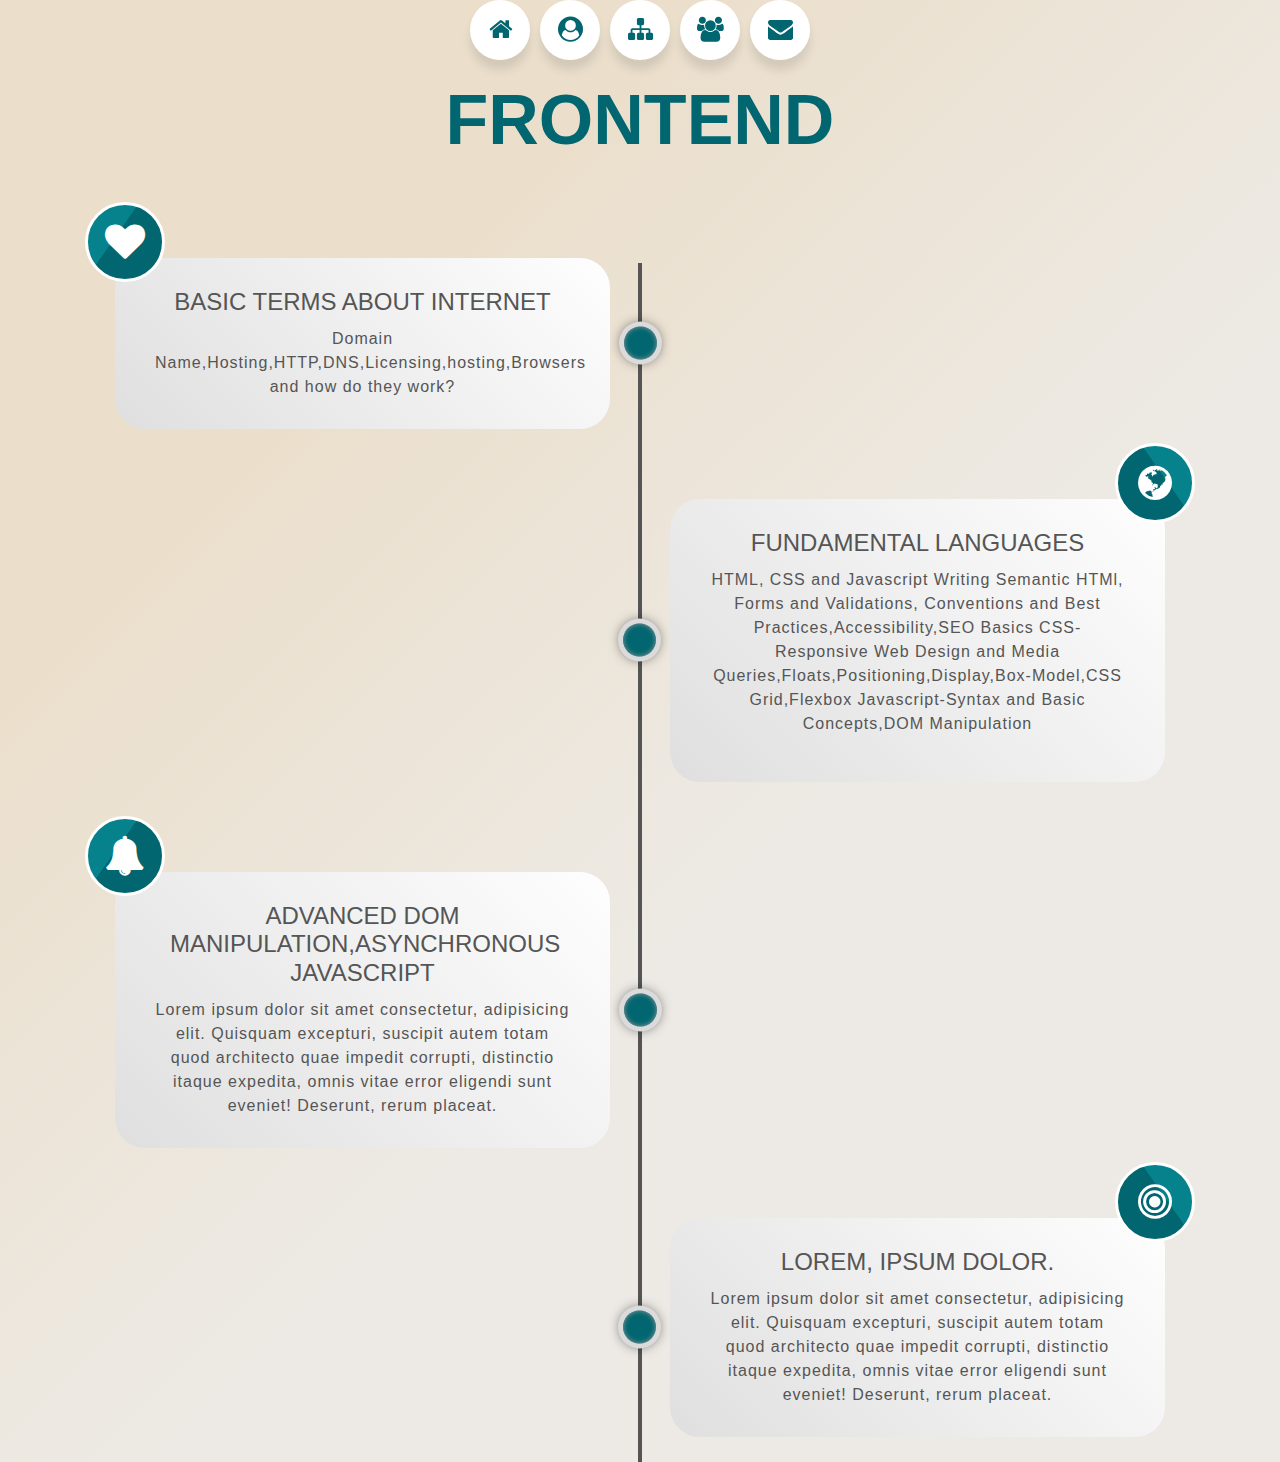
<file: Roadmap/index.html>
<!DOCTYPE html>
<html lang="en">
  <head>
    <meta charset="UTF-8" />
    <meta http-equiv="X-UA-Compatible" content="IE=edge" />
    <meta name="viewport" content="width=device-width, initial-scale=1.0" />
    <title>timeline</title>
    <link rel="stylesheet" href="index.css" />
    <link
      rel="stylesheet"
      href="https://stackpath.bootstrapcdn.com/bootstrap/4.5.0/css/bootstrap.min.css"
      integrity="sha384-9aIt2nRpC12Uk9gS9baDl411NQApFmC26EwAOH8WgZl5MYYxFfc+NcPb1dKGj7Sk"
      crossorigin="anonymous"
    />
    <link
      rel="stylesheet"
      href="https://cdnjs.cloudflare.com/ajax/libs/font-awesome/4.7.0/css/font-awesome.min.css"
    />
    <!-- <link rel="stylesheet" href="style.css" /> -->
    <link
      rel="stylesheet"
      href="https://cdnjs.cloudflare.com/ajax/libs/font-awesome/4.7.0/css/font-awesome.min.css"
    />
    <link
      rel="stylesheet"
      href="https://cdn.jsdelivr.net/npm/bootstrap@4.6.0/dist/css/bootstrap.min.css"
    />
  </head>
  <body>
    <!-- NAVBAR -->
    <div class="wrapper">
      <div class="button">
        <div class="icon"><i class="fa fa-home" aria-hidden="true"></i></div>
        <span>Home</span>
        <!-- <link href="index.html" -->
      </div>
      <div class="button">
        <div class="icon">
          <i class="fa fa-user-circle" aria-hidden="true"></i>
        </div>
        <span>Profile</span>
      </div>
      <div class="button">
        <div class="icon">
          <i class="fa fa-sitemap" aria-hidden="true"></i>
        </div>
        <span>Roadmap</span>
      </div>

      <div class="button">
        <div class="icon"><i class="fa fa-users" aria-hidden="true"></i></div>
        <span>Community</span>
      </div>
      <div class="button">
        <div class="icon">
          <i class="fa fa-envelope" aria-hidden="true"></i>
        </div>
        <span>Contact</span>
      </div>
    </div>
    <br /><br />
    <div class="heading">FRONTEND</div>
    <div class="container">
      <div class="row">
        <div class="col-md-12">
          <div class="main-timeline">
            <div class="timeline">
              <div class="timeline-content">
                <div class="timeline-icon">
                  <i class="fa fa-heart" aria-hidden="true"></i>
                </div>
                <h3 class="title">Basic Terms about Internet</h3>
                <p class="description">
                  Domain Name,Hosting,HTTP,DNS,Licensing,hosting,Browsers and
                  how do they work?
                </p>
              </div>
            </div>

            <div class="timeline">
              <div class="timeline-content">
                <div class="timeline-icon">
                  <i class="fa fa-globe" aria-hidden="true"></i>
                </div>
                <h3 class="title">Fundamental Languages</h3>
                <p class="description">
                HTML, CSS and Javascript
                Writing Semantic HTMl, Forms and Validations, Conventions and Best Practices,Accessibility,SEO Basics
                CSS- Responsive Web Design and Media Queries,Floats,Positioning,Display,Box-Model,CSS Grid,Flexbox
                Javascript-Syntax and Basic Concepts,DOM Manipulation
                </p>
                </p>
              </div>
            </div>

            <div class="timeline">
              <div class="timeline-content">
                <div class="timeline-icon">
                  <i class="fa fa-bell" aria-hidden="true"></i>
                </div>
                <h3 class="title">Advanced DOM Manipulation,Asynchronous Javascript</h3>
                <p class="description">
                  Lorem ipsum dolor sit amet consectetur, adipisicing elit.
                  Quisquam excepturi, suscipit autem totam quod architecto quae
                  impedit corrupti, distinctio itaque expedita, omnis vitae
                  error eligendi sunt eveniet! Deserunt, rerum placeat.
                </p>
              </div>
            </div>

            <div class="timeline">
              <div class="timeline-content">
                <div class="timeline-icon">
                  <i class="fa fa-bullseye" aria-hidden="true"></i>
                </div>
                <h3 class="title">LOREM, IPSUM DOLOR.</h3>
                <p class="description">
                  Lorem ipsum dolor sit amet consectetur, adipisicing elit.
                  Quisquam excepturi, suscipit autem totam quod architecto quae
                  impedit corrupti, distinctio itaque expedita, omnis vitae
                  error eligendi sunt eveniet! Deserunt, rerum placeat.
                </p>
              </div>
            </div>
          </div>
        </div>
      </div>
    </div>
  </body>
</html>
</file>
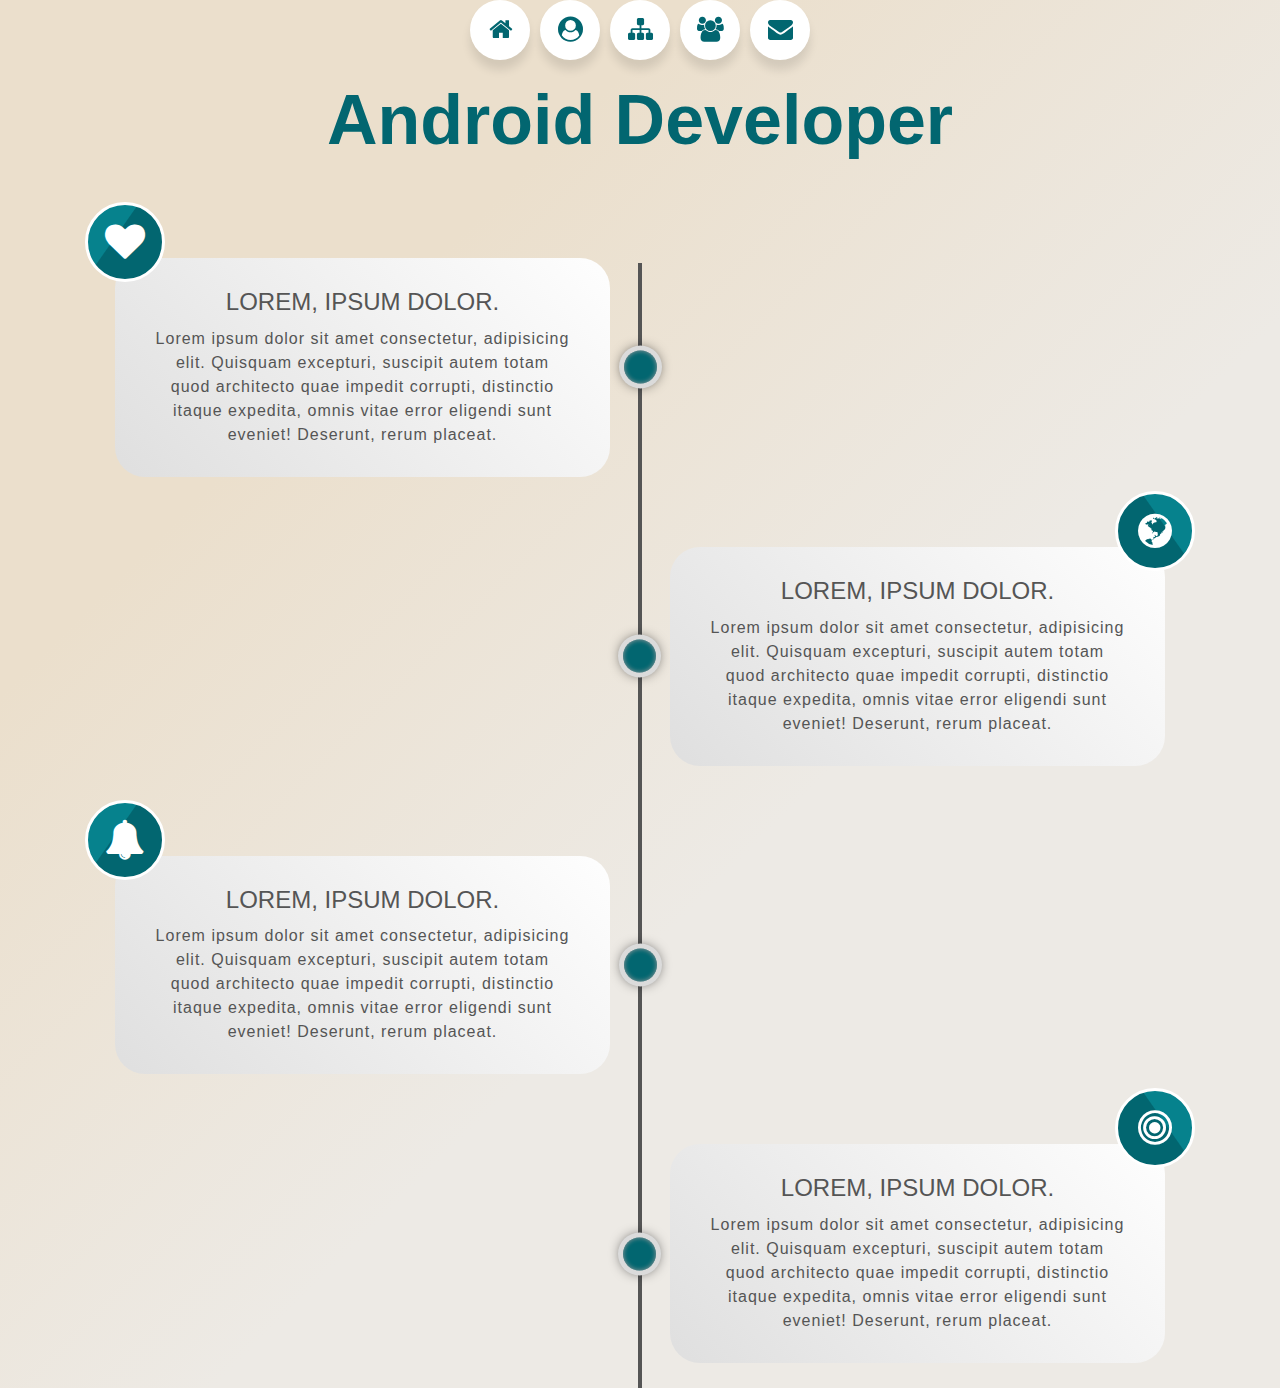
<file: Roadmap/android.html>
<!DOCTYPE html>
<html lang="en">
  <head>
    <meta charset="UTF-8" />
    <meta http-equiv="X-UA-Compatible" content="IE=edge" />
    <meta name="viewport" content="width=device-width, initial-scale=1.0" />
    <title>timeline</title>
    <link rel="stylesheet" href="index.css" />
    <link
      rel="stylesheet"
      href="https://stackpath.bootstrapcdn.com/bootstrap/4.5.0/css/bootstrap.min.css"
      integrity="sha384-9aIt2nRpC12Uk9gS9baDl411NQApFmC26EwAOH8WgZl5MYYxFfc+NcPb1dKGj7Sk"
      crossorigin="anonymous"
    />
    <link
      rel="stylesheet"
      href="https://cdnjs.cloudflare.com/ajax/libs/font-awesome/4.7.0/css/font-awesome.min.css"
    />
    <!-- <link rel="stylesheet" href="style.css" /> -->
    <link
      rel="stylesheet"
      href="https://cdnjs.cloudflare.com/ajax/libs/font-awesome/4.7.0/css/font-awesome.min.css"
    />
    <link
      rel="stylesheet"
      href="https://cdn.jsdelivr.net/npm/bootstrap@4.6.0/dist/css/bootstrap.min.css"
    />
  </head>
  <body>
    <!-- NAVBAR -->
    <div class="wrapper">
      <div class="button">
        <div class="icon"><i class="fa fa-home" aria-hidden="true"></i></div>
        <span>Home</span>
        <!-- <link href="index.html" -->
      </div>
      <div class="button">
        <div class="icon">
          <i class="fa fa-user-circle" aria-hidden="true"></i>
        </div>
        <span>Profile</span>
      </div>
      <div class="button">
        <div class="icon">
          <i class="fa fa-sitemap" aria-hidden="true"></i>
        </div>
        <span>Roadmap</span>
      </div>

      <div class="button">
        <div class="icon"><i class="fa fa-users" aria-hidden="true"></i></div>
        <span>Community</span>
      </div>
      <div class="button">
        <div class="icon">
          <i class="fa fa-envelope" aria-hidden="true"></i>
        </div>
        <span>Contact</span>
      </div>
    </div>
    <br /><br />
    <div class="heading">Android Developer</div>
    <div class="container">
      <div class="row">
        <div class="col-md-12">
          <div class="main-timeline">
            <div class="timeline">
              <div class="timeline-content">
                <div class="timeline-icon">
                  <i class="fa fa-heart" aria-hidden="true"></i>
                </div>
                <h3 class="title">LOREM, IPSUM DOLOR.</h3>
                <p class="description">
                  Lorem ipsum dolor sit amet consectetur, adipisicing elit.
                  Quisquam excepturi, suscipit autem totam quod architecto quae
                  impedit corrupti, distinctio itaque expedita, omnis vitae
                  error eligendi sunt eveniet! Deserunt, rerum placeat.
                </p>
              </div>
            </div>

            <div class="timeline">
              <div class="timeline-content">
                <div class="timeline-icon">
                  <i class="fa fa-globe" aria-hidden="true"></i>
                </div>
                <h3 class="title">LOREM, IPSUM DOLOR.</h3>
                <p class="description">
                  Lorem ipsum dolor sit amet consectetur, adipisicing elit.
                  Quisquam excepturi, suscipit autem totam quod architecto quae
                  impedit corrupti, distinctio itaque expedita, omnis vitae
                  error eligendi sunt eveniet! Deserunt, rerum placeat.
                </p>
              </div>
            </div>

            <div class="timeline">
              <div class="timeline-content">
                <div class="timeline-icon">
                  <i class="fa fa-bell" aria-hidden="true"></i>
                </div>
                <h3 class="title">LOREM, IPSUM DOLOR.</h3>
                <p class="description">
                  Lorem ipsum dolor sit amet consectetur, adipisicing elit.
                  Quisquam excepturi, suscipit autem totam quod architecto quae
                  impedit corrupti, distinctio itaque expedita, omnis vitae
                  error eligendi sunt eveniet! Deserunt, rerum placeat.
                </p>
              </div>
            </div>

            <div class="timeline">
              <div class="timeline-content">
                <div class="timeline-icon">
                  <i class="fa fa-bullseye" aria-hidden="true"></i>
                </div>
                <h3 class="title">LOREM, IPSUM DOLOR.</h3>
                <p class="description">
                  Lorem ipsum dolor sit amet consectetur, adipisicing elit.
                  Quisquam excepturi, suscipit autem totam quod architecto quae
                  impedit corrupti, distinctio itaque expedita, omnis vitae
                  error eligendi sunt eveniet! Deserunt, rerum placeat.
                </p>
              </div>
            </div>
          </div>
        </div>
      </div>
    </div>
  </body>
</html>
</file>
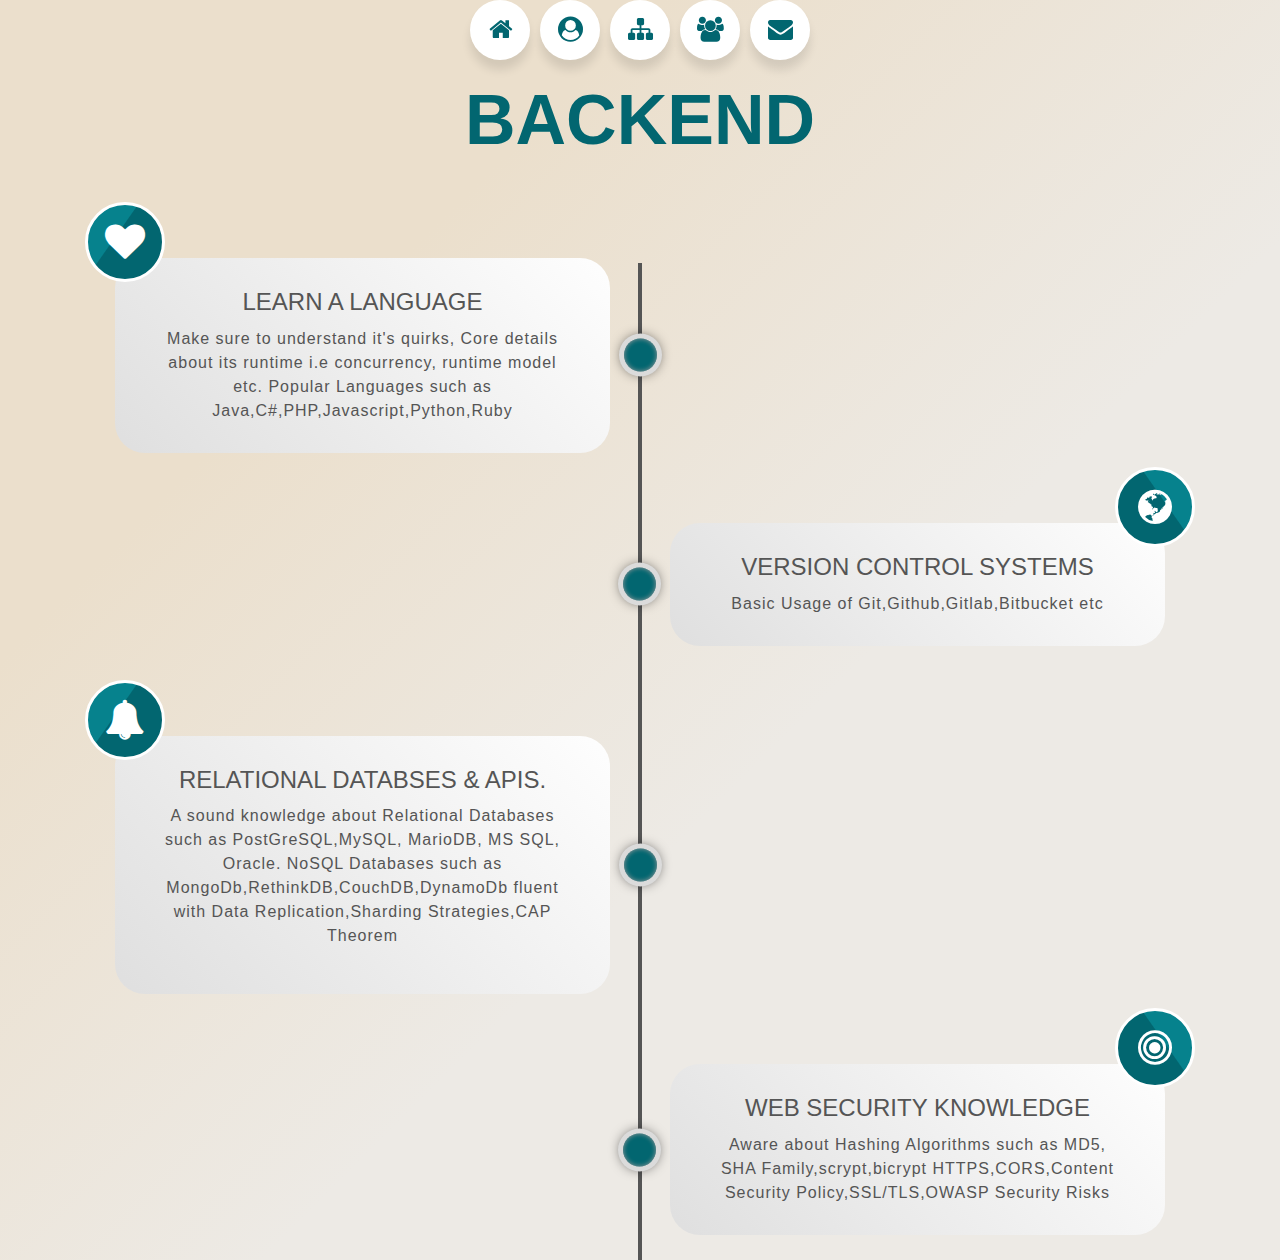
<file: Roadmap/backend.html>
<!DOCTYPE html>
<html lang="en">
  <head>
    <meta charset="UTF-8" />
    <meta http-equiv="X-UA-Compatible" content="IE=edge" />
    <meta name="viewport" content="width=device-width, initial-scale=1.0" />
    <title>timeline</title>
    <link rel="stylesheet" href="index.css" />
    <link
      rel="stylesheet"
      href="https://stackpath.bootstrapcdn.com/bootstrap/4.5.0/css/bootstrap.min.css"
      integrity="sha384-9aIt2nRpC12Uk9gS9baDl411NQApFmC26EwAOH8WgZl5MYYxFfc+NcPb1dKGj7Sk"
      crossorigin="anonymous"
    />
    <link
      rel="stylesheet"
      href="https://cdnjs.cloudflare.com/ajax/libs/font-awesome/4.7.0/css/font-awesome.min.css"
    />
    <!-- <link rel="stylesheet" href="style.css" /> -->
    <link
      rel="stylesheet"
      href="https://cdnjs.cloudflare.com/ajax/libs/font-awesome/4.7.0/css/font-awesome.min.css"
    />
    <link
      rel="stylesheet"
      href="https://cdn.jsdelivr.net/npm/bootstrap@4.6.0/dist/css/bootstrap.min.css"
    />
  </head>
  <body>
    <!-- NAVBAR -->
    <div class="wrapper">
      <div class="button">
        <div class="icon"><i class="fa fa-home" aria-hidden="true"></i></div>
        <span>Home</span>
        <!-- <link href="index.html" -->
      </div>
      <div class="button">
        <div class="icon">
          <i class="fa fa-user-circle" aria-hidden="true"></i>
        </div>
        <span>Profile</span>
      </div>
      <div class="button">
        <div class="icon">
          <i class="fa fa-sitemap" aria-hidden="true"></i>
        </div>
        <span>Roadmap</span>
      </div>

      <div class="button">
        <div class="icon"><i class="fa fa-users" aria-hidden="true"></i></div>
        <span>Community</span>
      </div>
      <div class="button">
        <div class="icon">
          <i class="fa fa-envelope" aria-hidden="true"></i>
        </div>
        <span>Contact</span>
      </div>
    </div>
    <br /><br />
    <div class="heading">BACKEND</div>
    <div class="container">
      <div class="row">
        <div class="col-md-12">
          <div class="main-timeline">
            <div class="timeline">
              <div class="timeline-content">
                <div class="timeline-icon">
                  <i class="fa fa-heart" aria-hidden="true"></i>
                </div>
                <h3 class="title">Learn a Language</h3>
                <p class="description">
                  Make sure to understand it's quirks, Core details about its
                  runtime i.e concurrency, runtime model etc. Popular Languages
                  such as Java,C#,PHP,Javascript,Python,Ruby
                </p>
              </div>
            </div>

            <div class="timeline">
              <div class="timeline-content">
                <div class="timeline-icon">
                  <i class="fa fa-globe" aria-hidden="true"></i>
                </div>
                <h3 class="title">Version Control Systems</h3>
                <p class="description">
                  Basic Usage of Git,Github,Gitlab,Bitbucket etc
                </p>
              </div>
            </div>

            <div class="timeline">
              <div class="timeline-content">
                <div class="timeline-icon">
                  <i class="fa fa-bell" aria-hidden="true"></i>
                </div>
                <h3 class="title">Relational Databses & APIs.</h3>
                <p class="description">
                  A sound knowledge about Relational Databases such as
                  PostGreSQL,MySQL, MarioDB, MS SQL, Oracle.
                  NoSQL Databases such as MongoDb,RethinkDB,CouchDB,DynamoDb
                  fluent with Data Replication,Sharding Strategies,CAP Theorem
                </p>
                </p>
              </div>
            </div>

            <div class="timeline">
              <div class="timeline-content">
                <div class="timeline-icon">
                  <i class="fa fa-bullseye" aria-hidden="true"></i>
                </div>
                <h3 class="title">Web Security Knowledge</h3>
                <p class="description">
                Aware about Hashing Algorithms such as MD5, SHA Family,scrypt,bicrypt
                HTTPS,CORS,Content Security Policy,SSL/TLS,OWASP Security Risks
                </p>
              </div>
            </div>
          </div>
        </div>
      </div>
    </div>
  </body>
</html>
</file>
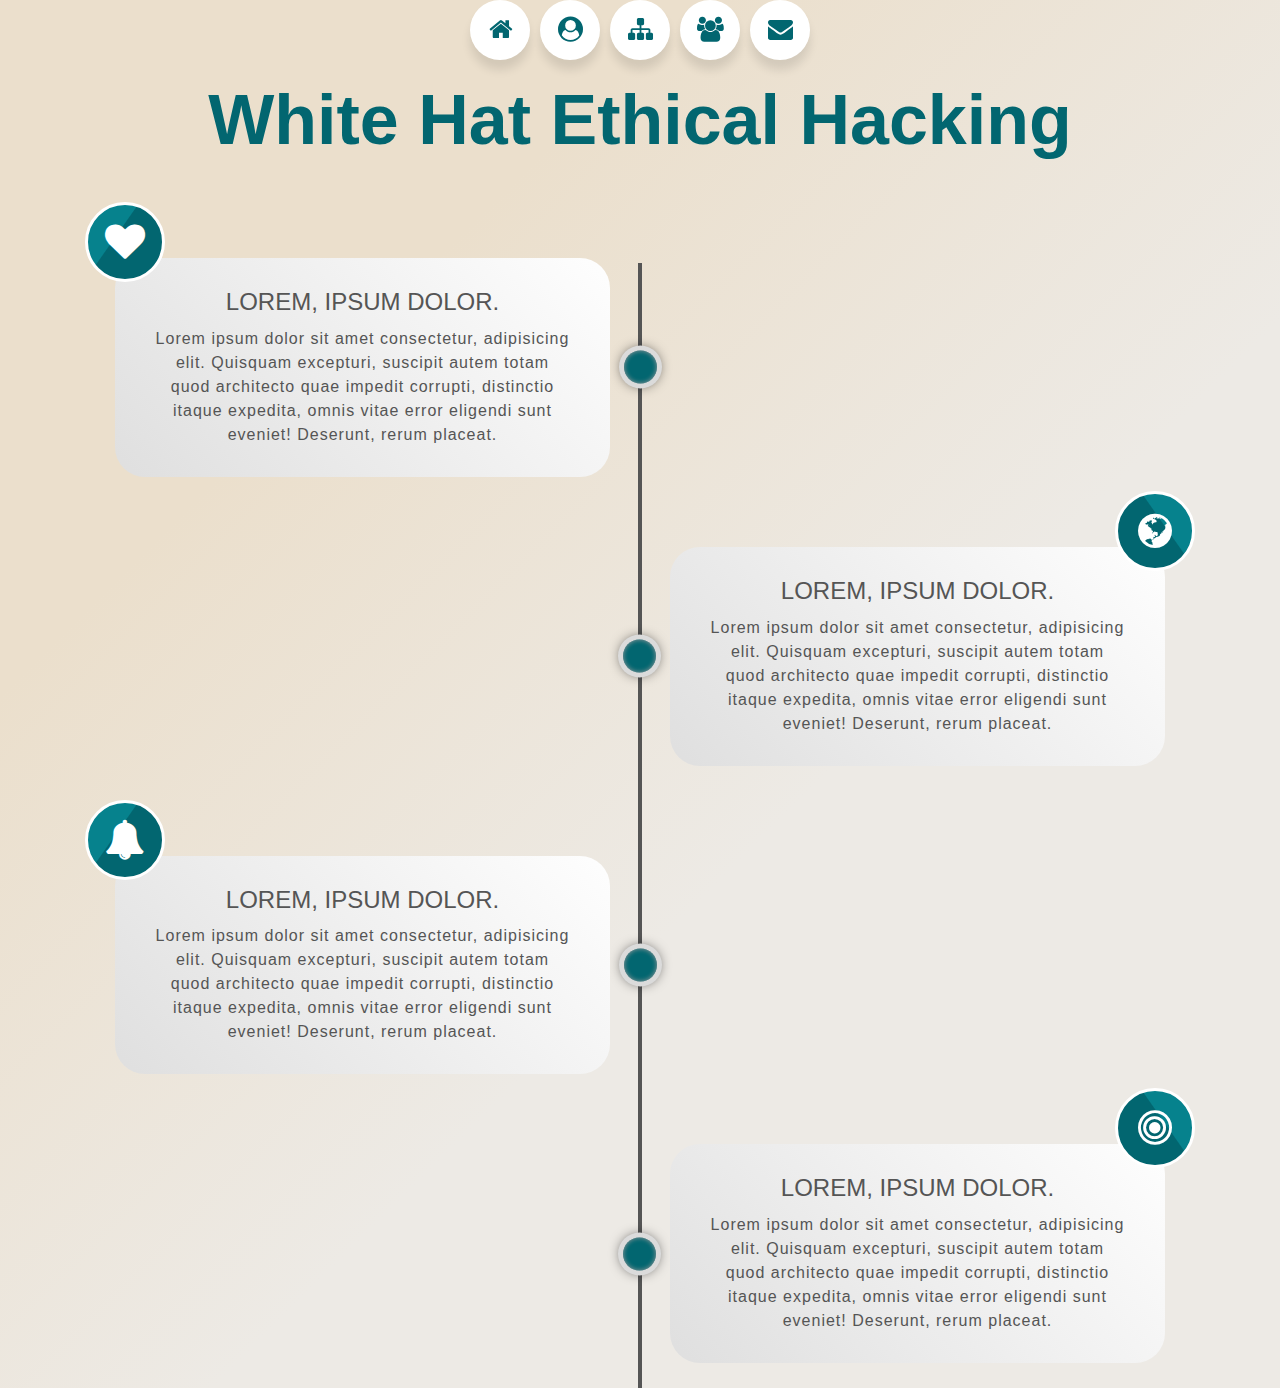
<file: Roadmap/hacking.html>
<!DOCTYPE html>
<html lang="en">
  <head>
    <meta charset="UTF-8" />
    <meta http-equiv="X-UA-Compatible" content="IE=edge" />
    <meta name="viewport" content="width=device-width, initial-scale=1.0" />
    <title>timeline</title>
    <link rel="stylesheet" href="index.css" />
    <link
      rel="stylesheet"
      href="https://stackpath.bootstrapcdn.com/bootstrap/4.5.0/css/bootstrap.min.css"
      integrity="sha384-9aIt2nRpC12Uk9gS9baDl411NQApFmC26EwAOH8WgZl5MYYxFfc+NcPb1dKGj7Sk"
      crossorigin="anonymous"
    />
    <link
      rel="stylesheet"
      href="https://cdnjs.cloudflare.com/ajax/libs/font-awesome/4.7.0/css/font-awesome.min.css"
    />
    <!-- <link rel="stylesheet" href="style.css" /> -->
    <link
      rel="stylesheet"
      href="https://cdnjs.cloudflare.com/ajax/libs/font-awesome/4.7.0/css/font-awesome.min.css"
    />
    <link
      rel="stylesheet"
      href="https://cdn.jsdelivr.net/npm/bootstrap@4.6.0/dist/css/bootstrap.min.css"
    />
  </head>
  <body>
    <!-- NAVBAR -->
    <div class="wrapper">
      <div class="button">
        <div class="icon"><i class="fa fa-home" aria-hidden="true"></i></div>
        <span>Home</span>
        <!-- <link href="index.html" -->
      </div>
      <div class="button">
        <div class="icon">
          <i class="fa fa-user-circle" aria-hidden="true"></i>
        </div>
        <span>Profile</span>
      </div>
      <div class="button">
        <div class="icon">
          <i class="fa fa-sitemap" aria-hidden="true"></i>
        </div>
        <span>Roadmap</span>
      </div>

      <div class="button">
        <div class="icon"><i class="fa fa-users" aria-hidden="true"></i></div>
        <span>Community</span>
      </div>
      <div class="button">
        <div class="icon">
          <i class="fa fa-envelope" aria-hidden="true"></i>
        </div>
        <span>Contact</span>
      </div>
    </div>
    <br /><br />
    <div class="heading">White Hat Ethical Hacking</div>
    <div class="container">
      <div class="row">
        <div class="col-md-12">
          <div class="main-timeline">
            <div class="timeline">
              <div class="timeline-content">
                <div class="timeline-icon">
                  <i class="fa fa-heart" aria-hidden="true"></i>
                </div>
                <h3 class="title">LOREM, IPSUM DOLOR.</h3>
                <p class="description">
                  Lorem ipsum dolor sit amet consectetur, adipisicing elit.
                  Quisquam excepturi, suscipit autem totam quod architecto quae
                  impedit corrupti, distinctio itaque expedita, omnis vitae
                  error eligendi sunt eveniet! Deserunt, rerum placeat.
                </p>
              </div>
            </div>

            <div class="timeline">
              <div class="timeline-content">
                <div class="timeline-icon">
                  <i class="fa fa-globe" aria-hidden="true"></i>
                </div>
                <h3 class="title">LOREM, IPSUM DOLOR.</h3>
                <p class="description">
                  Lorem ipsum dolor sit amet consectetur, adipisicing elit.
                  Quisquam excepturi, suscipit autem totam quod architecto quae
                  impedit corrupti, distinctio itaque expedita, omnis vitae
                  error eligendi sunt eveniet! Deserunt, rerum placeat.
                </p>
              </div>
            </div>

            <div class="timeline">
              <div class="timeline-content">
                <div class="timeline-icon">
                  <i class="fa fa-bell" aria-hidden="true"></i>
                </div>
                <h3 class="title">LOREM, IPSUM DOLOR.</h3>
                <p class="description">
                  Lorem ipsum dolor sit amet consectetur, adipisicing elit.
                  Quisquam excepturi, suscipit autem totam quod architecto quae
                  impedit corrupti, distinctio itaque expedita, omnis vitae
                  error eligendi sunt eveniet! Deserunt, rerum placeat.
                </p>
              </div>
            </div>

            <div class="timeline">
              <div class="timeline-content">
                <div class="timeline-icon">
                  <i class="fa fa-bullseye" aria-hidden="true"></i>
                </div>
                <h3 class="title">LOREM, IPSUM DOLOR.</h3>
                <p class="description">
                  Lorem ipsum dolor sit amet consectetur, adipisicing elit.
                  Quisquam excepturi, suscipit autem totam quod architecto quae
                  impedit corrupti, distinctio itaque expedita, omnis vitae
                  error eligendi sunt eveniet! Deserunt, rerum placeat.
                </p>
              </div>
            </div>
          </div>
        </div>
      </div>
    </div>
  </body>
</html>
</file>
<file: Roadmap/index.css>
* {
    margin: 0;
    padding: 0;
    box-sizing: border-box;
    font-family: "Poppins", sans-serif;
  }
  /* html, body{
      background-color: #edeae5;
  } */
  .wrapper {
    display: flex;
    flex-wrap: wrap;
    /* height: 100%; */
    width: 100%;
    align-content: flex-start;
    justify-content: center;
    background-color: transparent;
    height: 62px;
    position: fixed;
    z-index: 2;
    /* background: linear-gradient(315deg, #ffffff 0%, #d7e1ec 74%); */
  }
  .wrapper .button {
    display: inline-block;
    height: 60px;
    width: 60px;
    /* float: left; */
    margin: 0 5px;
    overflow: hidden;
    background: #fff;
    border-radius: 50px;
    cursor: pointer;
    box-shadow: 0px 10px 10px rgba(0, 0, 0, 0.1);
    transition: all 0.3s ease-out;
  }
  .wrapper .button:hover {
    width: 200px;
  }
  .wrapper .button .icon {
    display: inline-block;
    height: 60px;
    width: 60px;
    text-align: center;
    border-radius: 50px;
    box-sizing: border-box;
    line-height: 60px;
    transition: all 0.3s ease-out;
    color: #026670;
  }
  .wrapper .button:nth-child(1):hover .icon {
    background: #026670;
  }
  .wrapper .button:nth-child(2):hover .icon {
    background: #026670;
  }
  .wrapper .button:nth-child(3):hover .icon {
    background: #026670;
  }

  .wrapper .button:nth-child(4):hover .icon {
    background: #026670;
  }

  .wrapper .button:nth-child(5):hover .icon {
    background: #026670;
  }

  .wrapper .button .icon i {
    font-size: 25px;
    line-height: 60px;
    transition: all 0.3s ease-out;
  }
  .wrapper .button:hover .icon i {
    color: #edeae5;
  }
  .wrapper .button span {
    font-size: 20px;
    font-weight: 500;
    line-height: 60px;
    margin-left: 10px;
    transition: all 0.3s ease-out;
  }
  .wrapper .button:nth-child(1) span {
    color: #026670;
  }
  .wrapper .button:nth-child(2) span {
    color: #026670;
  }
  .wrapper .button:nth-child(3) span {
    color: #026670;
  }
  .wrapper .button:nth-child(4) span {
    color: #026670;
  }
  .wrapper .button:nth-child(5) span {
    color: #026670;
  }







body{
    background-color: #bdc7c9 ;
    background-image: linear-gradient(315deg, #edeae5 40%, #ebdfcc 74%);
}

.heading{
    margin: 15px;
    padding: 5px;
    text-align: center;
    font-size: 70px;
    font-weight: 800;
    color: #026670;
}

.main-timeline{
    font-family: sans-serif;
    position: relative;
}

.main-timeline:before{
    content: '';
    background-color: #555;
    width: 4px;
    height: calc(100% - 70px);
    transform: translateX(-50%);
    position: absolute;
    left: 50%;
    bottom: 0;
}

.main-timeline:after{
    content: '';
    display: block;
    clear: both;
}

.main-timeline .timeline{
    float: left;
    width: 50%;
    padding: 0 30px;
    margin: 65px 10px 5px 0;
    position: relative;
}

.main-timeline .timeline:before{
    content: '';
    background-color: #026670;
    height: 33px;
    width: 33px;
    border-radius: 50%;
    box-shadow: 0 0 5px #999 inset, 0 0 0 5px #dbdbdb, 0 0 14px #000;
    transform: translateY(-50%);
    position: absolute;
    top: 50%;
    right: -17px;
}

.main-timeline .timeline-content{
    color: #555;
    background: linear-gradient(45deg, #dfdfdf, #fefefe);
    text-align: center;
    padding: 30px 40px;
    border-radius: 30px;
    display: block;
    position: relative;
    z-index: 1;
    font-family: sans-serif;
}

.main-timeline .timeline-icon{
    color: white;
    background: linear-gradient(125deg, #06828d 39%, #026670 40%);
    font-size: 40px;
    text-align: center;
    line-height: 74px;
    height: 80px;
    width: 80px;
    padding-left: -5px;
    position: absolute;
    top: -56px;
    left: -30px;
    z-index: 1;
    border-radius: 50px;
    border: 3px solid white;
}

.main-timeline .title{
    font-size: 24px;
    font-weight: 400;
    text-transform: uppercase;
    padding: 0 15px;
    margin: 0 0 10px;
}

.main-timeline .description{
    font-size: 16px;
    letter-spacing: 1px;
    margin: 0;
}

.main-timeline .timeline:nth-child(even){
    float: right;
    margin: 65px 0 25px 10px;
}

.main-timeline .timeline:nth-child(even):before{
    right: auto;
    left: -17px;
}

.main-timeline .timeline:nth-child(even) .timeline-icon{
    transform: rotateY(180deg);
    left: auto;
    right: -30px;
}

.main-timeline .timeline:nth-child(even):before{
    background-color: #026670;
}

.main-timeline .timeline:nth-child(even) .timeline-icon,
.main-timeline .timeline:nth-child(even) .timeline-icon:after{
    background: linear-gradient(125deg, #06828d 39%, #026670 40%);
}

/* .main-timeline .timeline:nth-child(4n+3):before{
    background-color: #15bec8;
}

.main-timeline .timeline:nth-child(4n+4):before{
    background-color: #3c21bb;
} */

.timeline-content:hover{
    background: #d8e3e7 ;
    border: 5px solid #026670;
}
</file>
